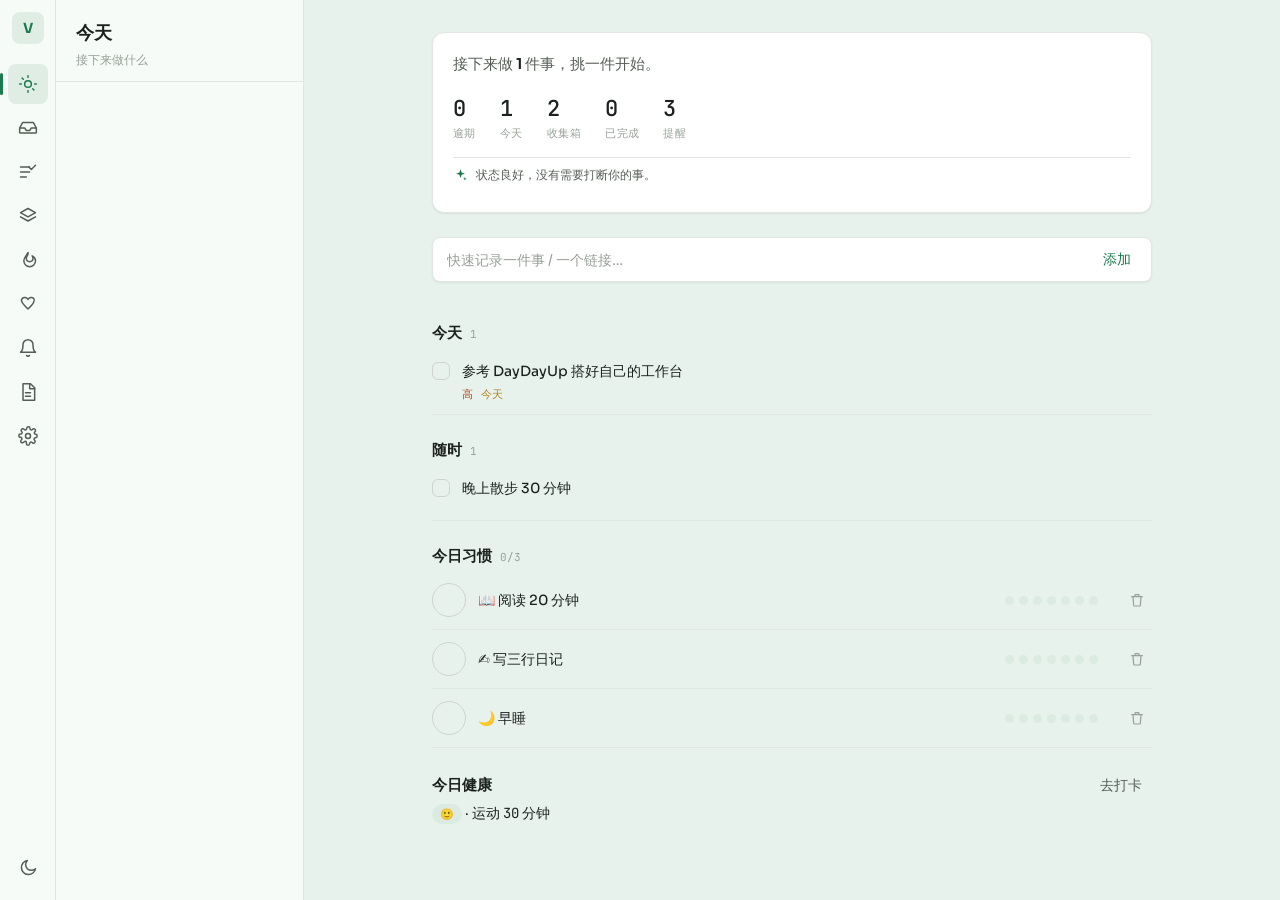
<file: index.html>
<!DOCTYPE html>
<html lang="zh-CN" data-theme="light">
<head>
  <meta charset="UTF-8" />
  <meta name="viewport" content="width=device-width, initial-scale=1.0" />
  <title>工作台 · DayDayUp 风格个人 OS</title>
  <link rel="preconnect" href="https://fonts.googleapis.com" />
  <link rel="preconnect" href="https://fonts.gstatic.com" crossorigin />
  <link href="https://fonts.googleapis.com/css2?family=Sora:wght@400;500;600;700&family=JetBrains+Mono:wght@400;500&display=swap" rel="stylesheet" />
  <link rel="stylesheet" href="styles.css" />
</head>
<body>
  <div id="app" class="app">
    <!-- Rail 工具书脊 -->
    <nav class="rail" id="rail" aria-label="主导航"></nav>

    <!-- Library 个人索引 -->
    <aside class="library" id="library" aria-label="索引"></aside>

    <!-- Focus Canvas 当前工作 -->
    <main class="focus" id="focus" aria-label="工作区"></main>
  </div>

  <!-- 浮层挂载点 -->
  <div id="overlay" class="overlay hidden" aria-hidden="true"></div>
  <div id="toast" class="toast hidden" role="status" aria-live="polite"></div>
  <div id="lock" class="lock hidden" aria-hidden="true"></div>

  <script src="app.js"></script>
</body>
</html>
</file>
<file: styles.css>
/* ============================================================
   DayDayUp 风格个人工作台 · 设计系统 Emerald Garden（翡翠园）
   参考 ximing/vital 设计规范：Calm Productivity
   单品牌色（翡翠绿）、发丝线分界、内容先于容器、杂志式排版
   ============================================================ */

/* ---------- 设计令牌 ---------- */
:root {
  /* 字体 */
  --font-sans: "Sora", system-ui, -apple-system, "Segoe UI", "PingFang SC",
    "Microsoft YaHei", sans-serif;
  --font-mono: "JetBrains Mono", ui-monospace, SFMono-Regular, Menlo, monospace;

  /* 栅格/间距 4px 基准 */
  --sp-1: 4px; --sp-2: 8px; --sp-3: 12px; --sp-4: 16px;
  --sp-5: 20px; --sp-6: 24px; --sp-7: 28px; --sp-8: 32px;
  --sp-10: 40px; --sp-12: 48px; --sp-14: 56px;

  /* 圆角 */
  --r-sm: 6px; --r-md: 8px; --r-lg: 12px; --r-full: 999px;

  /* 字号（信息密度优先，正文 14px） */
  --t-xs: 11px; --t-sm: 12px; --t-base: 13px; --t-body: 14px;
  --t-md: 15px; --t-lg: 18px; --t-xl: 22px; --t-2xl: 28px;

  /* 布局 */
  --rail-w: 56px;
  --library-w: 248px;
  --detail-w: 400px;
}

/* 浅色 · 翡翠园 */
[data-theme="light"] {
  --bg-canvas: #F3F5F2;
  --bg-surface: #FAFBF9;
  --bg-surface-muted: #EBEEE9;
  --bg-elevated: #FFFFFF;

  --text-primary: #1B211D;
  --text-secondary: #555E56;
  --text-tertiary: #98A098;

  --border-subtle: #E2E6E0;
  --border-strong: #CFD5CD;

  --accent-primary: #1C7A4F;
  --accent-hover: #155E3D;
  --accent-deep: #155E3D;
  --accent-subtle: #DFEDE4;
  --accent-on: #FFFFFF;
  --focus-ring: rgb(28 122 79 / 16%);

  --date-overdue: #B26A4F;   /* 逾期只着色日期，不用刺眼红 */
  --date-soon: #B5821F;      /* 临近 */
  --prio-high: #B5471F;
  --prio-med: #B5821F;
  --prio-low: #6E7B70;

  --scrim: rgb(27 33 29 / 32%);
  --shadow: 0 1px 2px rgb(20 40 30 / 7%), 0 10px 28px rgb(20 40 30 / 8%);
  --shadow-xs: 0 1px 2px rgb(20 40 30 / 8%);
}

/* 深色 · 发光薄荷 */
[data-theme="dark"] {
  --bg-canvas: #0F1210;
  --bg-surface: #161A17;
  --bg-surface-muted: #1D221E;
  --bg-elevated: #232925;

  --text-primary: #ECEFEB;
  --text-secondary: #A4ACA1;
  --text-tertiary: #798174;

  --border-subtle: rgba(255, 255, 255, 0.08);
  --border-strong: rgba(255, 255, 255, 0.14);

  --accent-primary: #5FD3A1;
  --accent-hover: #82E0B6;
  --accent-deep: #5FD3A1;
  --accent-subtle: #1B2E24;
  --accent-on: #0B1611;
  --focus-ring: rgb(95 211 161 / 22%);

  --date-overdue: #E0A07E;
  --date-soon: #E0C07E;
  --prio-high: #E08C6E;
  --prio-med: #E0C07E;
  --prio-low: #88937F;

  --scrim: rgba(0, 0, 0, 0.52);
  --shadow: 0 1px 2px rgba(0, 0, 0, 0.4), 0 12px 32px rgba(0, 0, 0, 0.42);
  --shadow-xs: 0 1px 2px rgba(0, 0, 0, 0.4);
}

/* ---------- 基础 ---------- */
* { box-sizing: border-box; }
html, body { height: 100%; margin: 0; }
body {
  font-family: var(--font-sans);
  font-size: var(--t-body);
  line-height: 1.5;
  color: var(--text-primary);
  background: var(--bg-canvas);
  -webkit-font-smoothing: antialiased;
  text-rendering: optimizeLegibility;
}
button, input, textarea, select {
  font-family: inherit;
  font-size: inherit;
  color: inherit;
}
button { cursor: pointer; border: none; background: none; }
:focus-visible {
  outline: none;
  box-shadow: 0 0 0 3px var(--focus-ring);
  border-radius: var(--r-sm);
}
.mono { font-family: var(--font-mono); font-variant-numeric: tabular-nums; }
.eyebrow {
  font-size: var(--t-xs);
  letter-spacing: 0.14em;
  text-transform: uppercase;
  color: var(--text-tertiary);
  font-weight: 600;
}
::selection { background: var(--accent-subtle); }

/* ---------- 应用骨架：Rail → Library → Focus ---------- */
.app {
  display: grid;
  grid-template-columns: var(--rail-w) var(--library-w) 1fr;
  height: 100vh;
  overflow: hidden;
}

/* Rail 56px，仅图标 */
.rail {
  width: var(--rail-w);
  background: var(--bg-surface);
  border-right: 1px solid var(--border-subtle);
  display: flex;
  flex-direction: column;
  align-items: center;
  padding: var(--sp-3) 0;
  gap: var(--sp-1);
}
.rail .brand {
  width: 32px; height: 32px;
  display: grid; place-items: center;
  border-radius: var(--r-md);
  background: var(--accent-subtle);
  color: var(--accent-primary);
  margin-bottom: var(--sp-4);
  font-weight: 700;
}
.rail .nav-item {
  width: 40px; height: 40px;
  display: grid; place-items: center;
  border-radius: var(--r-md);
  color: var(--text-secondary);
  position: relative;
  transition: background .15s, color .15s;
}
.rail .nav-item:hover { background: var(--bg-surface-muted); color: var(--text-primary); }
.rail .nav-item.active {
  background: var(--accent-subtle);
  color: var(--accent-primary);
}
.rail .nav-item.active::before {
  content: "";
  position: absolute; left: -8px; top: 9px; bottom: 9px;
  width: 3px; border-radius: var(--r-full);
  background: var(--accent-primary);
}
.rail .nav-item svg { width: 20px; height: 20px; }
.rail .spacer { flex: 1; }

/* Library 248px */
.library {
  background: var(--bg-surface);
  border-right: 1px solid var(--border-subtle);
  display: flex;
  flex-direction: column;
  overflow: hidden;
}
.library-head {
  padding: var(--sp-5) var(--sp-5) var(--sp-3);
  border-bottom: 1px solid var(--border-subtle);
}
.library-head h1 {
  font-size: var(--t-lg);
  font-weight: 600;
  margin: 0 0 var(--sp-1);
  letter-spacing: -0.01em;
}
.library-head .sub { color: var(--text-tertiary); font-size: var(--t-sm); }
.library-scroll { flex: 1; overflow-y: auto; padding: var(--sp-3) var(--sp-2); }
.lib-section-label {
  font-size: var(--t-xs);
  letter-spacing: 0.12em;
  text-transform: uppercase;
  color: var(--text-tertiary);
  font-weight: 600;
  padding: var(--sp-3) var(--sp-3) var(--sp-2);
}
.lib-row {
  display: flex; align-items: center; gap: var(--sp-2);
  height: 40px; padding: 0 var(--sp-3);
  border-radius: var(--r-md);
  color: var(--text-secondary);
  width: 100%; text-align: left;
  transition: background .12s, color .12s;
}
.lib-row:hover { background: var(--bg-surface-muted); color: var(--text-primary); }
.lib-row.active { background: var(--accent-subtle); color: var(--accent-primary); font-weight: 500; }
.lib-row .label { flex: 1; overflow: hidden; text-overflow: ellipsis; white-space: nowrap; }
.lib-row .count {
  font-family: var(--font-mono);
  font-size: var(--t-xs);
  color: var(--text-tertiary);
}
.lib-row .dot { width: 7px; height: 7px; border-radius: 50%; background: var(--accent-primary); flex: none; }

/* Focus Canvas */
.focus {
  overflow-y: auto;
  background: var(--bg-canvas);
  padding: var(--sp-8);
}
.focus-inner { max-width: 720px; margin: 0 auto; }
.focus-doc { max-width: 640px; margin: 0 auto; } /* 文档/复盘收窄 */

/* 页面标题区：标题 + 首块 16-20px */
.page-head { margin-bottom: var(--sp-5); }
.page-head .eyebrow { display: block; margin-bottom: var(--sp-2); }
.page-head h2 {
  font-size: var(--t-2xl);
  font-weight: 600;
  margin: 0;
  letter-spacing: -0.02em;
}
.page-head .meta { color: var(--text-tertiary); font-size: var(--t-sm); margin-top: var(--sp-1); }

/* ---------- 信息行（非卡片） ---------- */
.row {
  display: flex; align-items: flex-start; gap: var(--sp-3);
  padding: var(--sp-3) 0;
  border-bottom: 1px solid var(--border-subtle);
}
.row:last-child { border-bottom: none; }
.row .grip { flex: none; color: var(--text-tertiary); padding-top: 2px; }
.row .body { flex: 1; min-width: 0; }
.row .title { font-weight: 450; color: var(--text-primary); word-break: break-word; }
.row .title.done { color: var(--text-tertiary); text-decoration: line-through; }
.row .meta-line {
  display: flex; flex-wrap: wrap; align-items: center; gap: var(--sp-2);
  margin-top: var(--sp-1); font-size: var(--t-xs); color: var(--text-tertiary);
}
.row .actions { flex: none; display: flex; gap: var(--sp-1); opacity: 0; transition: opacity .12s; }
.row:hover .actions { opacity: 1; }

/* checkbox */
.check {
  width: 18px; height: 18px; flex: none; margin-top: 1px;
  border: 1.5px solid var(--border-strong);
  border-radius: var(--r-sm);
  display: grid; place-items: center;
  transition: border-color .12s, background .12s;
  color: var(--accent-on);
}
.check:hover { border-color: var(--accent-primary); }
.check.done { background: var(--accent-primary); border-color: var(--accent-primary); }
.check svg { width: 12px; height: 12px; opacity: 0; }
.check.done svg { opacity: 1; }

/* 标签胶囊 */
.tag {
  display: inline-flex; align-items: center;
  height: 20px; padding: 0 var(--sp-2);
  border-radius: var(--r-full);
  font-size: var(--t-xs); font-weight: 500;
  background: var(--accent-subtle);
  color: var(--accent-primary);
}
.tag.muted { background: var(--bg-surface-muted); color: var(--text-secondary); }
.tag.thread { background: transparent; color: var(--text-secondary); }

/* 日期着色：逾期只着色日期，不染整行 */
.due.overdue { color: var(--date-overdue); font-weight: 500; }
.due.soon { color: var(--date-soon); }

.prio { font-family: var(--font-mono); font-size: var(--t-xs); font-weight: 500; }
.prio.high { color: var(--prio-high); }
.prio.med { color: var(--prio-med); }
.prio.low { color: var(--prio-low); }

/* ---------- 分组眉 ---------- */
.group-head {
  display: flex; align-items: baseline; gap: var(--sp-2);
  padding: var(--sp-6) 0 var(--sp-1);
}
.group-head:first-child { padding-top: 0; }
.group-head .g-title { font-weight: 600; font-size: var(--t-md); }
.group-head .g-count { font-family: var(--font-mono); font-size: var(--t-xs); color: var(--text-tertiary); }

/* ---------- 输入条 ---------- */
.compose {
  display: flex; align-items: center; gap: var(--sp-2);
  background: var(--bg-elevated);
  border: 1px solid var(--border-subtle);
  border-radius: var(--r-md);
  padding: var(--sp-2) var(--sp-3);
  box-shadow: var(--shadow-xs);
  margin-bottom: var(--sp-4);
}
.compose:focus-within { border-color: var(--accent-primary); }
.compose input {
  flex: 1; border: none; background: none; outline: none;
  font-size: var(--t-body); color: var(--text-primary);
}
.compose input::placeholder { color: var(--text-tertiary); }
.compose .send {
  color: var(--accent-primary); font-weight: 500;
  padding: var(--sp-1) var(--sp-2); border-radius: var(--r-sm);
}
.compose .send:hover { background: var(--accent-subtle); }

/* 主按钮：一页仅一个实心 primary */
.btn-primary {
  background: var(--accent-deep);
  color: var(--accent-on);
  font-weight: 500;
  padding: var(--sp-2) var(--sp-4);
  border-radius: var(--r-md);
  transition: background .12s;
}
.btn-primary:hover { background: var(--accent-hover); }
.btn-ghost {
  color: var(--text-secondary);
  padding: var(--sp-2) var(--sp-3);
  border-radius: var(--r-md);
}
.btn-ghost:hover { background: var(--bg-surface-muted); color: var(--text-primary); }
.btn-icon {
  width: 30px; height: 30px; display: grid; place-items: center;
  border-radius: var(--r-sm); color: var(--text-tertiary);
}
.btn-icon:hover { background: var(--bg-surface-muted); color: var(--text-primary); }
.btn-icon svg { width: 16px; height: 16px; }

/* ---------- 今日简报 ---------- */
.brief {
  background: var(--bg-elevated);
  border: 1px solid var(--border-subtle);
  border-radius: var(--r-lg);
  padding: var(--sp-5);
  margin-bottom: var(--sp-6);
  box-shadow: var(--shadow-xs);
}
.brief .lead { font-size: var(--t-md); color: var(--text-secondary); }
.brief .lead b { color: var(--text-primary); font-weight: 600; }
.brief-stats { display: flex; gap: var(--sp-6); margin-top: var(--sp-4); flex-wrap: wrap; }
.brief-stat .n { font-family: var(--font-mono); font-size: var(--t-xl); font-weight: 500; }
.brief-stat .l { font-size: var(--t-xs); color: var(--text-tertiary); letter-spacing: .04em; }

/* 建议列表 */
.suggest { margin-top: var(--sp-4); display: flex; flex-direction: column; gap: var(--sp-2); }
.suggest .s {
  display: flex; gap: var(--sp-2); align-items: flex-start;
  font-size: var(--t-sm); color: var(--text-secondary);
  padding: var(--sp-2) 0; border-top: 1px solid var(--border-subtle);
}
.suggest .s svg { width: 15px; height: 15px; flex: none; margin-top: 2px; color: var(--accent-primary); }
.suggest.model { padding: var(--sp-3); background: var(--bg-surface-muted); border-radius: var(--r-md); border: 1px solid var(--border-subtle); }
.suggest-head { display: flex; align-items: center; justify-content: space-between; margin-bottom: var(--sp-2); }
.suggest .s.loading { color: var(--text-tertiary); font-style: italic; }
.suggest .s.err { color: var(--accent-danger, #b3261e); }
.btn-ghost.sm { padding: 2px 10px; font-size: var(--t-xs); }
.llm-form { margin: 0 0 var(--sp-5) var(--sp-1); padding: var(--sp-4); border: 1px dashed var(--border-subtle); border-radius: var(--r-md); background: var(--bg-surface-muted); }
.llm-form .field { margin-top: var(--sp-3); }
.llm-form .btn-primary { margin-top: var(--sp-3); }
.seg.three button { padding: var(--sp-1) var(--sp-2); font-size: var(--t-xs); }

/* ---------- 习惯 ---------- */
.habit {
  display: flex; align-items: center; gap: var(--sp-3);
  padding: var(--sp-3) 0; border-bottom: 1px solid var(--border-subtle);
}
.habit .h-name { flex: 1; font-weight: 450; }
.habit .streak { font-family: var(--font-mono); font-size: var(--t-xs); color: var(--text-tertiary); }
.habit .toggle {
  width: 34px; height: 34px; border-radius: var(--r-full);
  border: 1.5px solid var(--border-strong);
  display: grid; place-items: center; color: transparent;
  transition: all .15s;
}
.habit .toggle:hover { border-color: var(--accent-primary); }
.habit .toggle.on { background: var(--accent-primary); border-color: var(--accent-primary); color: var(--accent-on); }
.habit .toggle svg { width: 16px; height: 16px; }

/* 7 日打卡点 */
.dots { display: flex; gap: 5px; }
.dots .d { width: 9px; height: 9px; border-radius: 50%; background: var(--bg-surface-muted); }
.dots .d.on { background: var(--accent-primary); }

/* ---------- 复盘日报 ---------- */
.report-card {
  background: var(--bg-elevated);
  border: 1px solid var(--border-subtle);
  border-radius: var(--r-lg);
  padding: var(--sp-6);
  box-shadow: var(--shadow-xs);
  white-space: pre-wrap;
  line-height: 1.7;
}
.report-card h3 { margin: 0 0 var(--sp-3); font-size: var(--t-lg); font-weight: 600; }

/* ---------- 浮层 Modal ---------- */
.overlay {
  position: fixed; inset: 0;
  background: var(--scrim);
  display: grid; place-items: center;
  z-index: 50; padding: var(--sp-4);
}
.overlay.hidden { display: none; }
.modal {
  background: var(--bg-elevated);
  border: 1px solid var(--border-subtle);
  border-radius: var(--r-lg);
  width: 100%; max-width: 480px;
  box-shadow: var(--shadow);
  max-height: 86vh; overflow-y: auto;
}
.modal-head { padding: var(--sp-5) var(--sp-5) var(--sp-3); display: flex; align-items: center; justify-content: space-between; }
.modal-head h3 { margin: 0; font-size: var(--t-lg); font-weight: 600; }
.modal-body { padding: 0 var(--sp-5) var(--sp-5); display: flex; flex-direction: column; gap: var(--sp-4); }
.field label { display: block; font-size: var(--t-xs); color: var(--text-tertiary); letter-spacing: .04em; margin-bottom: var(--sp-2); text-transform: uppercase; font-weight: 600; }
.field input, .field textarea, .field select {
  width: 100%; background: var(--bg-canvas);
  border: 1px solid var(--border-subtle); border-radius: var(--r-md);
  padding: var(--sp-2) var(--sp-3); outline: none; color: var(--text-primary);
}
.field input:focus, .field textarea:focus, .field select:focus { border-color: var(--accent-primary); }
.field textarea { resize: vertical; min-height: 64px; font-family: inherit; }
.modal-foot { padding: var(--sp-4) var(--sp-5); border-top: 1px solid var(--border-subtle); display: flex; justify-content: flex-end; gap: var(--sp-2); }

/* ---------- Toast ---------- */
.toast {
  position: fixed; bottom: var(--sp-6); left: 50%; transform: translateX(-50%);
  background: var(--bg-elevated); color: var(--text-primary);
  border: 1px solid var(--border-subtle); border-radius: var(--r-md);
  padding: var(--sp-3) var(--sp-4); box-shadow: var(--shadow);
  z-index: 60; font-size: var(--t-sm);
  transition: opacity .2s, transform .2s;
}
.toast.hidden { opacity: 0; pointer-events: none; transform: translateX(-50%) translateY(8px); }

/* ---------- 空态 ---------- */
.empty { text-align: center; color: var(--text-tertiary); padding: var(--sp-12) var(--sp-4); font-size: var(--t-sm); }
.empty .big { font-size: var(--t-md); color: var(--text-secondary); margin-bottom: var(--sp-2); }

/* 设置项 */
.set-row { display: flex; align-items: center; justify-content: space-between; padding: var(--sp-4) 0; border-bottom: 1px solid var(--border-subtle); }
.set-row:last-child { border-bottom: none; }
.set-row .k { font-weight: 450; }
.set-row .v { color: var(--text-secondary); font-size: var(--t-sm); }
.seg { display: inline-flex; background: var(--bg-surface-muted); border-radius: var(--r-md); padding: 2px; }
.seg button { padding: var(--sp-1) var(--sp-3); border-radius: var(--r-sm); color: var(--text-secondary); font-size: var(--t-sm); }
.seg button.on { background: var(--bg-elevated); color: var(--text-primary); box-shadow: var(--shadow-xs); }
.swatches { display: inline-flex; gap: 8px; align-items: center; }
.swatch { width: 22px; height: 22px; border-radius: 50%; border: 2px solid transparent; cursor: pointer; outline: none; transition: transform .12s ease, box-shadow .12s ease; box-shadow: 0 0 0 1px var(--border-strong), 0 1px 2px rgb(0 0 0 / 12%); }
.swatch:hover { transform: scale(1.1); }
.swatch.on { border-color: var(--bg-elevated); box-shadow: 0 0 0 2px var(--text-primary); }

/* 滚动条 */
::-webkit-scrollbar { width: 10px; height: 10px; }
::-webkit-scrollbar-thumb { background: var(--border-strong); border-radius: var(--r-full); border: 3px solid transparent; background-clip: padding-box; }
::-webkit-scrollbar-thumb:hover { background: var(--text-tertiary); background-clip: padding-box; }

/* 响应式：窄屏折叠 Library */
@media (max-width: 860px) {
  .app { grid-template-columns: var(--rail-w) 1fr; }
  .library { display: none; }
}

/* ---------- 健康模块 ---------- */
.health-form {
  background: var(--bg-elevated);
  border: 1px solid var(--border-subtle);
  border-radius: var(--r-lg);
  padding: var(--sp-5);
  box-shadow: var(--shadow-xs);
  margin-bottom: var(--sp-6);
}
.row-between { display: flex; align-items: center; justify-content: space-between; gap: var(--sp-3); flex-wrap: wrap; }
.grid2 { display: grid; grid-template-columns: 1fr 1fr; gap: var(--sp-4); }
.health-form label.lbl { display: block; font-size: var(--t-xs); color: var(--text-tertiary); letter-spacing: .04em; text-transform: uppercase; font-weight: 600; margin-bottom: var(--sp-2); }
.health-form .field { margin-top: var(--sp-4); }
.health-form input, .health-form textarea, .health-form select {
  width: 100%; background: var(--bg-canvas); border: 1px solid var(--border-subtle);
  border-radius: var(--r-md); padding: var(--sp-2) var(--sp-3); color: var(--text-primary); outline: none;
}
.health-form input:focus, .health-form textarea:focus, .health-form select:focus { border-color: var(--accent-primary); }
.health-form textarea { resize: vertical; min-height: 60px; font-family: inherit; }
.spark { margin: var(--sp-3) 0; display: block; max-width: 100%; }
.kcal-pending { color: var(--date-soon); }
.food-res { display: flex; flex-direction: column; gap: var(--sp-1); margin-top: var(--sp-3); }
.food-res .fr { display: flex; justify-content: space-between; align-items: center; gap: var(--sp-2); padding: var(--sp-2) var(--sp-3); border: 1px solid var(--border-subtle); border-radius: var(--r-md); font-size: var(--t-sm); }
.food-res .fr .k { color: var(--text-secondary); }
.food-res .fr .v { font-family: var(--font-mono); color: var(--text-primary); }
.mood-pick { display: flex; gap: var(--sp-2); flex-wrap: wrap; margin: var(--sp-3) 0; }
.mood-pick button { width: 46px; height: 46px; border-radius: var(--r-md); border: 1px solid var(--border-subtle); font-size: 22px; background: var(--bg-elevated); display: grid; place-items: center; }
.mood-pick button.on { border-color: var(--accent-primary); background: var(--accent-subtle); }
.cal-head { display: grid; grid-template-columns: repeat(7, 1fr); gap: var(--sp-2); font-size: var(--t-xs); color: var(--text-tertiary); text-align: center; margin-bottom: var(--sp-1); }
.cal-grid { display: grid; grid-template-columns: repeat(7, 1fr); gap: var(--sp-2); margin: var(--sp-4) 0; }
.cal-cell { border: 1px solid var(--border-subtle); border-radius: var(--r-md); min-height: 66px; padding: var(--sp-2); background: var(--bg-elevated); cursor: pointer; font-size: var(--t-xs); overflow: hidden; }
.cal-cell:hover { border-color: var(--accent-primary); }
.cal-cell.sel { border-color: var(--accent-primary); background: var(--accent-subtle); }
.cal-cell .dnum { color: var(--text-tertiary); font-family: var(--font-mono); }
.cal-cell .ev { color: var(--accent-primary); margin-top: 2px; overflow: hidden; text-overflow: ellipsis; white-space: nowrap; line-height: 1.3; }
.plan-day { border: 1px solid var(--border-subtle); border-radius: var(--r-md); padding: var(--sp-3) var(--sp-4); margin-bottom: var(--sp-3); }
.plan-day h4 { margin: 0 0 var(--sp-2); font-size: var(--t-md); font-weight: 600; }
.plan-meal { display: flex; justify-content: space-between; font-size: var(--t-sm); padding: 2px 0; color: var(--text-secondary); }
.hint { font-size: var(--t-xs); color: var(--text-tertiary); margin-top: var(--sp-2); line-height: 1.5; }
.health-stat { font-family: var(--font-mono); }
.meal-kcal { font-family: var(--font-mono); color: var(--text-secondary); }

/* 缩略图（照片记录） */
.thumb {
  display: block; max-width: 120px; max-height: 120px; margin-top: var(--sp-2);
  border-radius: var(--r-md); border: 1px solid var(--border-subtle);
  object-fit: cover; cursor: zoom-in; background: var(--bg-surface-muted);
}
.thumb:hover { border-color: var(--accent-primary); }
#overlay.show-img { z-index: 70; }
#overlay.show-img img { max-width: 90vw; max-height: 86vh; border-radius: var(--r-lg); box-shadow: var(--shadow); }

/* 提醒中心：复用 .row / .health-form，无需额外大块样式 */

/* ---------- 隐私锁 ---------- */
.lock {
  position: fixed; inset: 0; z-index: 80;
  background: var(--bg-canvas);
  display: grid; place-items: center; padding: var(--sp-4);
}
.lock.hidden { display: none; }
.lock-card {
  width: 100%; max-width: 340px;
  background: var(--bg-elevated); border: 1px solid var(--border-subtle);
  border-radius: var(--r-lg); padding: var(--sp-7) var(--sp-6);
  box-shadow: var(--shadow); text-align: center;
  display: flex; flex-direction: column; gap: var(--sp-3);
}
.lock-title { font-size: var(--t-lg); font-weight: 600; }
.lock-sub { color: var(--text-tertiary); font-size: var(--t-sm); margin-top: calc(var(--sp-2) * -1); }
.lock-card input {
  width: 100%; text-align: center; letter-spacing: 0.3em;
  background: var(--bg-canvas); border: 1px solid var(--border-subtle);
  border-radius: var(--r-md); padding: var(--sp-3); font-size: var(--t-lg); outline: none;
}
.lock-card input:focus { border-color: var(--accent-primary); }
.lock-err { color: var(--date-overdue); font-size: var(--t-xs); min-height: var(--t-xs); }

/* ============ 主题颜色（品牌色可选，背景随主题色变化） ============ */
/* 翡翠 · 默认 */
[data-accent="emerald"][data-theme="light"] {
  --accent-primary: #1C7A4F; --accent-hover: #155E3D; --accent-deep: #155E3D;
  --accent-subtle: #DFEDE4; --accent-on: #FFFFFF; --focus-ring: rgb(28 122 79 / 16%);
  --bg-canvas: #E7F2EC; --bg-surface: #F6FBF8; --bg-surface-muted: #DCEBE1;
}
[data-accent="emerald"][data-theme="dark"] {
  --accent-primary: #5FD3A1; --accent-hover: #82E0B6; --accent-deep: #5FD3A1;
  --accent-subtle: #1B2E24; --accent-on: #0B1611; --focus-ring: rgb(95 211 161 / 22%);
  --bg-canvas: #0C110E; --bg-surface: #141A16; --bg-surface-muted: #1B241F;
}
/* 天青 */
[data-accent="sky"][data-theme="light"] {
  --accent-primary: #1D6FB8; --accent-hover: #155A96; --accent-deep: #155A96;
  --accent-subtle: #DCEBF6; --accent-on: #FFFFFF; --focus-ring: rgb(29 111 184 / 16%);
  --bg-canvas: #E4EFFB; --bg-surface: #F8FCFE; --bg-surface-muted: #D6E7F5;
}
[data-accent="sky"][data-theme="dark"] {
  --accent-primary: #5AB0F0; --accent-hover: #7FC4F5; --accent-deep: #5AB0F0;
  --accent-subtle: #16293A; --accent-on: #07131F; --focus-ring: rgb(90 176 240 / 22%);
  --bg-canvas: #0B1118; --bg-surface: #121B23; --bg-surface-muted: #1A2530;
}
/* 暮霞 */
[data-accent="rose"][data-theme="light"] {
  --accent-primary: #C2456B; --accent-hover: #A0335A; --accent-deep: #A0335A;
  --accent-subtle: #F6E0E8; --accent-on: #FFFFFF; --focus-ring: rgb(194 69 107 / 16%);
  --bg-canvas: #F9E7EE; --bg-surface: #FEF8FB; --bg-surface-muted: #F2DAE3;
}
[data-accent="rose"][data-theme="dark"] {
  --accent-primary: #F07AAE; --accent-hover: #F59CC0; --accent-deep: #F07AAE;
  --accent-subtle: #331824; --accent-on: #1A0B12; --focus-ring: rgb(240 122 174 / 22%);
  --bg-canvas: #120C0F; --bg-surface: #1A1417; --bg-surface-muted: #231820;
}
/* 紫罗兰 */
[data-accent="violet"][data-theme="light"] {
  --accent-primary: #6C4FD0; --accent-hover: #573FA8; --accent-deep: #573FA8;
  --accent-subtle: #E6E0F7; --accent-on: #FFFFFF; --focus-ring: rgb(108 79 208 / 16%);
  --bg-canvas: #EFEAFB; --bg-surface: #FBFAFE; --bg-surface-muted: #E4DCF5;
}
[data-accent="violet"][data-theme="dark"] {
  --accent-primary: #A98FF0; --accent-hover: #C0ACF5; --accent-deep: #A98FF0;
  --accent-subtle: #221A33; --accent-on: #0F0A1A; --focus-ring: rgb(169 143 240 / 22%);
  --bg-canvas: #0F0B17; --bg-surface: #171320; --bg-surface-muted: #201829;
}
/* 暖橙 */
[data-accent="amber"][data-theme="light"] {
  --accent-primary: #C77A16; --accent-hover: #A5640F; --accent-deep: #A5640F;
  --accent-subtle: #F6EAD2; --accent-on: #FFFFFF; --focus-ring: rgb(199 122 22 / 16%);
  --bg-canvas: #FBEFDD; --bg-surface: #FEFCF8; --bg-surface-muted: #F5E7CF;
}
[data-accent="amber"][data-theme="dark"] {
  --accent-primary: #E8A23C; --accent-hover: #F0B85F; --accent-deep: #E8A23C;
  --accent-subtle: #332715; --accent-on: #1A1206; --focus-ring: rgb(232 162 60 / 22%);
  --bg-canvas: #13100B; --bg-surface: #1A160F; --bg-surface-muted: #231D14;
}
/* 石墨 */
[data-accent="slate"][data-theme="light"] {
  --accent-primary: #4F5E6B; --accent-hover: #3E4B57; --accent-deep: #3E4B57;
  --accent-subtle: #E5E9ED; --accent-on: #FFFFFF; --focus-ring: rgb(79 94 107 / 16%);
  --bg-canvas: #EAEEF2; --bg-surface: #F8FAFB; --bg-surface-muted: #DEE4EA;
}
[data-accent="slate"][data-theme="dark"] {
  --accent-primary: #93A4B3; --accent-hover: #AEBCC8; --accent-deep: #93A4B3;
  --accent-subtle: #1E252B; --accent-on: #0A0E11; --focus-ring: rgb(147 164 179 / 22%);
  --bg-canvas: #0C0F12; --bg-surface: #15191D; --bg-surface-muted: #1E242A;
}
</file>
